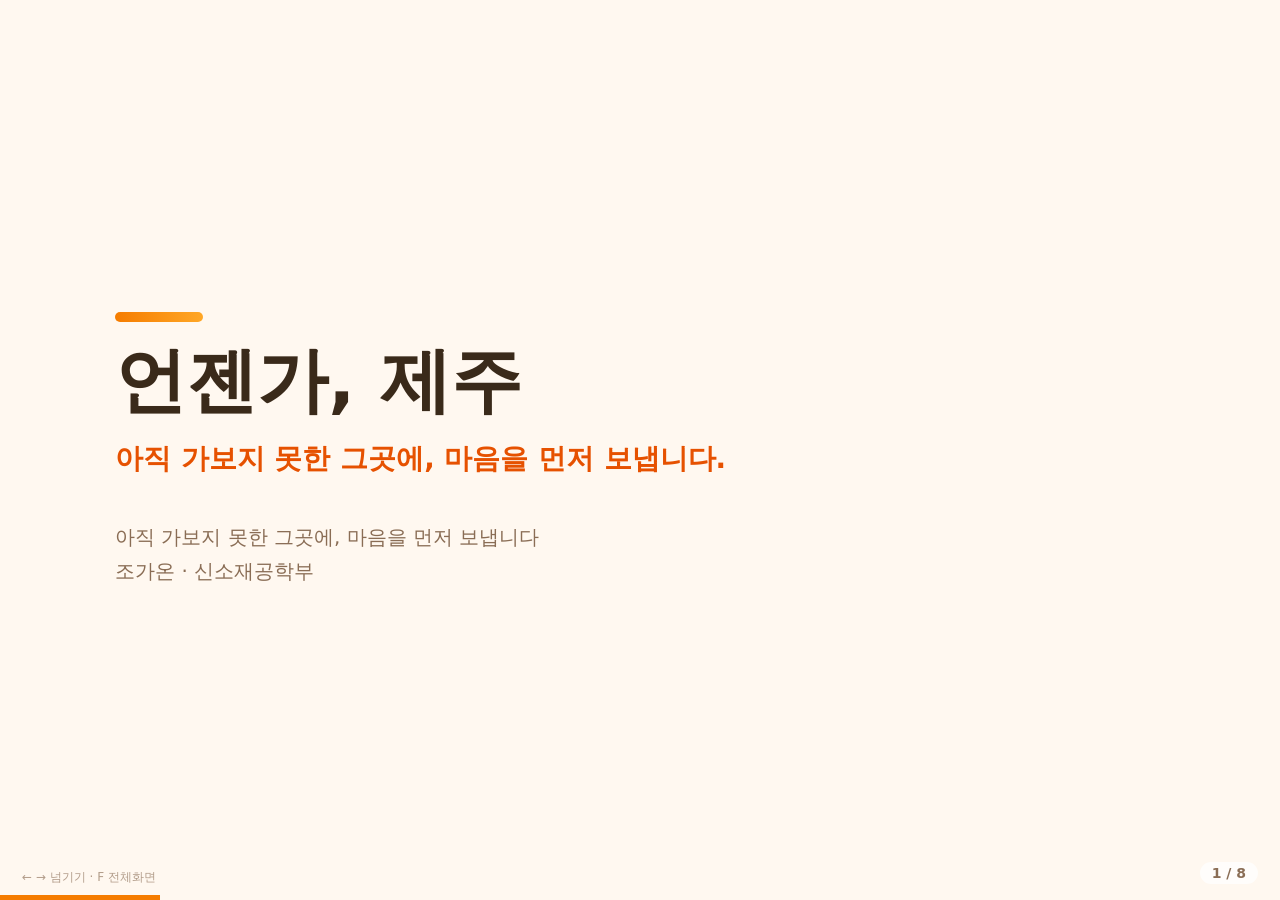
<file: pre.html>
<!DOCTYPE html>
<!--
  언젠가, 제주 — 발표 슬라이드 (시작 → 지도 → 상세)
  · 브라우저에서 열면 전체 화면 슬라이드
  · ← / → (또는 Space) 넘김, F 전체화면, Home/End 처음·끝
  · SLIDES 배열만 고치면 됩니다. (엔진 코드는 건드릴 필요 없음)
-->
<html lang="ko">
<head>
<meta charset="UTF-8" />
<meta name="viewport" content="width=device-width, initial-scale=1.0" />
<title>언젠가, 제주 — 감귤나무에 열리는 소원</title>
<style>
  :root {
    --bg:        #fff8f0;
    --surface:   #ffffff;
    --primary:   #f57c00;
    --primary-d: #e65100;
    --primary-l: #ffb74d;
    --accent:    #ffa726;
    --ink:       #3a2a1a;
    --ink-soft:  #8a6d55;
    --grid:      #f0e0d0;
  }

  * { box-sizing: border-box; margin: 0; padding: 0; }
  html, body { height: 100%; overflow: hidden; }
  body {
    font-family: "Pretendard", "Apple SD Gothic Neo", "Malgun Gothic",
                 system-ui, -apple-system, sans-serif;
    background: #241a12;
    color: var(--ink);
  }

  #stage {
    position: fixed;
    inset: 0;
    display: flex;
    align-items: center;
    justify-content: center;
  }
  .slide {
    position: absolute;
    width: 100vw;
    height: 100vh;
    background: var(--bg);
    display: none;
    flex-direction: column;
    justify-content: center;
    padding: 7vh 9vw;
    font-size: clamp(16px, 2.2vh, 30px);
    animation: slideIn 0.45s cubic-bezier(0.22, 1, 0.36, 1);
  }
  .slide.active { display: flex; }
  @keyframes slideIn {
    from { opacity: 0; transform: translateX(28px); }
    to   { opacity: 1; transform: translateX(0); }
  }

  .slide::before {
    content: "";
    position: absolute;
    top: 0; left: 0;
    width: 100%; height: 8px;
    background: linear-gradient(90deg, var(--primary) 0%, var(--accent) 100%);
  }
  .slide.cover::before, .slide.closing::before { display: none; }

  .kicker {
    font-size: 0.85em;
    font-weight: 700;
    letter-spacing: 0.08em;
    color: var(--primary-d);
    text-transform: uppercase;
    margin-bottom: 0.6em;
  }
  .headline {
    font-size: 2.4em;
    font-weight: 800;
    line-height: 1.25;
    color: var(--ink);
    word-break: keep-all;
    max-width: 20em;
  }
  .headline .hl { color: var(--primary-d); }
  .body {
    margin-top: 0.9em;
    font-size: 1.15em;
    line-height: 1.6;
    color: var(--ink-soft);
    max-width: 34em;
    word-break: keep-all;
  }
  .body strong { color: var(--primary-d); font-weight: 700; }

  .cover { align-items: flex-start; justify-content: center; }
  .cover .bar {
    width: 88px; height: 10px; border-radius: 6px;
    background: linear-gradient(90deg, var(--primary), var(--accent));
    margin-bottom: 0.9em;
  }
  .cover .title {
    font-size: 3.6em; font-weight: 900; line-height: 1.14;
    color: var(--ink); word-break: keep-all; max-width: 16em;
  }
  .cover .subtitle {
    margin-top: 0.7em; font-size: 1.4em; color: var(--primary-d); font-weight: 600;
  }
  .cover .meta {
    margin-top: 2.2em; font-size: 1em; color: var(--ink-soft); line-height: 1.7;
  }

  .toc .headline { margin-bottom: 0.8em; }
  .toc ol { list-style: none; counter-reset: toc; max-width: 26em; }
  .toc li {
    counter-increment: toc;
    display: flex; align-items: center; gap: 0.8em;
    font-size: 1.4em; font-weight: 600; color: var(--ink);
    padding: 0.5em 0;
    border-bottom: 1.5px dashed var(--grid);
  }
  .toc li::before {
    content: counter(toc, decimal-leading-zero);
    font-size: 0.9em; font-weight: 800; color: var(--primary);
    background: #fff2e2; border-radius: 8px;
    padding: 0.15em 0.5em; min-width: 2.2em; text-align: center;
  }

  .content.has-chart .inner {
    display: grid;
    grid-template-columns: 1fr 1.15fr;
    gap: 5%;
    align-items: center;
  }
  .chart-wrap {
    background: var(--surface);
    border-radius: 20px;
    padding: 1.6em 1.6em 1.2em;
    box-shadow: 0 18px 40px rgba(230, 81, 0, 0.12);
  }
  .chart-title {
    font-size: 1em; font-weight: 700; color: var(--ink);
    margin-bottom: 0.2em;
  }
  .chart-unit { font-size: 0.8em; color: var(--ink-soft); margin-bottom: 0.8em; }
  svg.chart { width: 100%; height: auto; display: block; overflow: visible; }

  .closing {
    align-items: center; text-align: center;
    background: linear-gradient(135deg, var(--primary) 0%, var(--primary-d) 100%);
    color: #fff;
  }
  .closing .big { font-size: 3em; font-weight: 900; line-height: 1.2; word-break: keep-all; }
  .closing .sub { margin-top: 0.6em; font-size: 1.4em; opacity: 0.92; }
  .closing .thanks { margin-top: 1.6em; font-size: 1.1em; opacity: 0.8; }

  #progress {
    position: fixed; bottom: 0; left: 0; height: 5px;
    background: var(--primary); z-index: 30;
    transition: width 0.35s ease;
  }
  #pageno {
    position: fixed; bottom: 16px; right: 22px; z-index: 30;
    font-size: 14px; font-weight: 700; color: var(--ink-soft);
    background: rgba(255,255,255,0.7); border-radius: 999px;
    padding: 3px 12px;
  }
  #hint {
    position: fixed; bottom: 14px; left: 22px; z-index: 30;
    font-size: 12px; color: var(--ink-soft); opacity: 0.65;
  }
</style>
</head>
<body>

<div id="stage"></div>
<div id="progress"></div>
<div id="pageno"></div>
<div id="hint">← → 넘기기 · F 전체화면</div>

<script>
/* ============================================================
   ★ 슬라이드 내용 (SLIDES 배열) ★
   ============================================================ */
const SLIDES = [
  {
    type: "cover",
    title: "언젠가, 제주",
    subtitle: "아직 가보지 못한 그곳에, 마음을 먼저 보냅니다.",
    meta: "아직 가보지 못한 그곳에, 마음을 먼저 보냅니다<br>조가온 · 신소재공학부",
  },
  {
    type: "toc",
    headline: "목차",
    items: [
      "이 웹사이트는 무엇인가",
      "지도 페이지 — 소원이 지역에 쌓이다",
      "상세 페이지 — 한 지역의 소원을 보다",
      "어떻게 만들었나 · 마무리",
    ],
  },
  {
    type: "content",
    kicker: "한 줄 소개",
    headline: "한 줄의 소원이 감귤 하나로 <span class=\"hl\">톡</span> 열립니다",
    body: "방문자가 <strong>“언젠가 제주에 가면 하고 싶은 일”</strong>을 한 줄 남기면 감귤이 하나 맺힙니다. 사람이 많아질수록 페이지가 감귤로 가득 차요.",
  },
  {
    type: "content",
    kicker: "지도 페이지",
    headline: "남긴 소원이 <span class=\"hl\">지역별로</span> 쌓여 지도가 됩니다",
    body: "지역을 누르면 그곳에 맺힌 소원 개수가 숫자로 보입니다. 상단 스위치로 <strong>소원 지도 ↔ 맛집 지도</strong>를 전환할 수 있어요.",
    chart: {
      type: "bar",
      title: "지역별 소원 개수 (예시)",
      data: [
        { label: "애월", value: 12 },
        { label: "제주시", value: 9 },
        { label: "서귀포", value: 7 },
        { label: "성산", value: 6 },
        { label: "중문", value: 4 },
      ],
    },
  },
  {
    type: "content",
    kicker: "지도 페이지 · 맛집 모드",
    headline: "네이버·인스타에서 유명한 <span class=\"hl\">맛집 21곳</span>이 미리 담겨 있어요",
    body: "한식·중식·일식·양식에 제주 특화 <strong>흑돼지·횟집·갈치집</strong>까지. 방문자가 직접 맛집을 추가하면 지역별로 함께 쌓입니다.",
    chart: {
      type: "bar",
      title: "기본 맛집 카테고리 구성 (예시)",
      unit: "단위: 곳 · 실제 값으로 교체하세요",
      data: [
        { label: "흑돼지", value: 6 },
        { label: "횟집", value: 5 },
        { label: "한식", value: 4 },
        { label: "갈치집", value: 3 },
        { label: "카페", value: 3 },
      ],
    },
  },
  {
    type: "content",
    kicker: "상세 페이지",
    headline: "한 지역에 들어가면 <span class=\"hl\">감귤</span>로 소원이 맺힙니다",
    body: "지역마다 그곳 테마의 배경 일러스트가 깔리고(협재 바다·성산일출봉 등), 감귤을 클릭하면 <strong>‘나이 · MBTI + 소원 내용’</strong> 카드가 떠요. 내 MBTI로 같은 유형만 반짝 강조할 수도 있어요.",
  },
  {
    type: "content",
    kicker: "추후의 확장 및 방향성",
    headline: "다음은 <span class=\"hl\">반응을 주고받는</span> 공간으로",
    body: "지금은 소원과 맛집을 남기는 데서 끝나요. 앞으로는 <strong>좋아요</strong>와 <strong>댓글</strong>을 더해, 누군가 추천해준 소원·맛집에 “나도 가보고 싶어요”처럼 반응을 달 수 있게 만들 계획입니다. 혼자 남기는 기록에서 <strong>함께 공감하는 지도</strong>로 넓혀갑니다.",
  },
  {
    type: "closing",
    big: "언젠가, 제주",
    sub: "마음을 먼저 보내는 곳 🍊",
    thanks: "제주대 · 감사합니다",
  },
];

/* ============================================================
   ↓↓↓ 슬라이드 엔진 — 고칠 필요 없음 ↓↓↓
   ============================================================ */
const stage = document.getElementById("stage");
const progress = document.getElementById("progress");
const pageno = document.getElementById("pageno");
let current = 0;

function barChart(chart) {
  const W = 460, H = 300, padL = 44, padR = 16, padT = 16, padB = 46;
  const data = chart.data;
  const max = Math.max(...data.map(d => d.value)) * 1.15 || 1;
  const iw = W - padL - padR, ih = H - padT - padB;
  const bw = iw / data.length * 0.55;
  const gap = iw / data.length;

  let g = "";
  for (let i = 0; i <= 4; i++) {
    const y = padT + ih - (ih * i / 4);
    const val = Math.round(max * i / 4);
    g += `<line x1="${padL}" y1="${y}" x2="${W - padR}" y2="${y}" stroke="var(--grid)" stroke-width="1"/>`;
    g += `<text x="${padL - 8}" y="${y + 4}" text-anchor="end" font-size="12" fill="var(--ink-soft)">${val}</text>`;
  }
  data.forEach((d, i) => {
    const x = padL + gap * i + (gap - bw) / 2;
    const h = ih * (d.value / max);
    const y = padT + ih - h;
    g += `<rect x="${x}" y="${y}" width="${bw}" height="${h}" rx="6"
            fill="var(--primary)"><animate attributeName="height" from="0" to="${h}" dur="0.6s" fill="freeze"/>
            <animate attributeName="y" from="${padT + ih}" to="${y}" dur="0.6s" fill="freeze"/></rect>`;
    g += `<text x="${x + bw/2}" y="${y - 8}" text-anchor="middle" font-size="14" font-weight="800" fill="var(--primary-d)">${d.value}</text>`;
    g += `<text x="${x + bw/2}" y="${H - padB + 22}" text-anchor="middle" font-size="13" fill="var(--ink)">${d.label}</text>`;
  });
  return `<svg class="chart" viewBox="0 0 ${W} ${H}" xmlns="http://www.w3.org/2000/svg">${g}</svg>`;
}

function lineChart(chart) {
  const W = 460, H = 300, padL = 44, padR = 20, padT = 20, padB = 46;
  const data = chart.data;
  const max = Math.max(...data.map(d => d.value)) * 1.15 || 1;
  const iw = W - padL - padR, ih = H - padT - padB;
  const px = i => padL + (iw * i / (data.length - 1 || 1));
  const py = v => padT + ih - (ih * v / max);

  let g = "";
  for (let i = 0; i <= 4; i++) {
    const y = padT + ih - (ih * i / 4);
    const val = Math.round(max * i / 4);
    g += `<line x1="${padL}" y1="${y}" x2="${W - padR}" y2="${y}" stroke="var(--grid)" stroke-width="1"/>`;
    g += `<text x="${padL - 8}" y="${y + 4}" text-anchor="end" font-size="12" fill="var(--ink-soft)">${val}</text>`;
  }
  let area = `M ${px(0)} ${py(data[0].value)}`;
  data.forEach((d, i) => { area += ` L ${px(i)} ${py(d.value)}`; });
  area += ` L ${px(data.length-1)} ${padT+ih} L ${px(0)} ${padT+ih} Z`;
  g += `<path d="${area}" fill="var(--primary)" opacity="0.12"/>`;
  let line = "";
  data.forEach((d, i) => { line += (i ? " L " : "M ") + px(i) + " " + py(d.value); });
  g += `<path d="${line}" fill="none" stroke="var(--primary)" stroke-width="3.5" stroke-linecap="round" stroke-linejoin="round"/>`;
  data.forEach((d, i) => {
    g += `<circle cx="${px(i)}" cy="${py(d.value)}" r="5.5" fill="#fff" stroke="var(--primary-d)" stroke-width="3"/>`;
    g += `<text x="${px(i)}" y="${py(d.value) - 14}" text-anchor="middle" font-size="13" font-weight="800" fill="var(--primary-d)">${d.value}</text>`;
    g += `<text x="${px(i)}" y="${H - padB + 22}" text-anchor="middle" font-size="13" fill="var(--ink)">${d.label}</text>`;
  });
  return `<svg class="chart" viewBox="0 0 ${W} ${H}" xmlns="http://www.w3.org/2000/svg">${g}</svg>`;
}

function renderChart(chart) {
  const svg = chart.type === "line" ? lineChart(chart) : barChart(chart);
  return `<div class="chart-wrap">
            <div class="chart-title">${chart.title || ""}</div>
            <div class="chart-unit">${chart.unit || ""}</div>
            ${svg}
          </div>`;
}

function buildSlide(s) {
  if (s.type === "cover") {
    return `<section class="slide cover">
      <div class="bar"></div>
      <div class="title">${s.title || ""}</div>
      ${s.subtitle ? `<div class="subtitle">${s.subtitle}</div>` : ""}
      ${s.meta ? `<div class="meta">${s.meta}</div>` : ""}
    </section>`;
  }
  if (s.type === "toc") {
    const lis = (s.items || []).map(t => `<li>${t}</li>`).join("");
    return `<section class="slide toc">
      <div class="headline">${s.headline || "목차"}</div>
      <ol>${lis}</ol>
    </section>`;
  }
  if (s.type === "closing") {
    return `<section class="slide closing">
      <div class="big">${s.big || "감사합니다"}</div>
      ${s.sub ? `<div class="sub">${s.sub}</div>` : ""}
      ${s.thanks ? `<div class="thanks">${s.thanks}</div>` : ""}
    </section>`;
  }
  const hasChart = !!s.chart;
  const textBlock = `<div class="text">
      ${s.kicker ? `<div class="kicker">${s.kicker}</div>` : ""}
      <div class="headline">${s.headline || ""}</div>
      ${s.body ? `<div class="body">${s.body}</div>` : ""}
    </div>`;
  const inner = hasChart
    ? `<div class="inner">${textBlock}${renderChart(s.chart)}</div>`
    : `<div class="inner">${textBlock}</div>`;
  return `<section class="slide content ${hasChart ? "has-chart" : ""}">${inner}</section>`;
}

function render() {
  stage.innerHTML = SLIDES.map(buildSlide).join("");
  show(0);
}

function show(i) {
  const slides = stage.querySelectorAll(".slide");
  current = Math.max(0, Math.min(i, slides.length - 1));
  slides.forEach((el, idx) => el.classList.toggle("active", idx === current));
  progress.style.width = ((current + 1) / slides.length * 100) + "%";
  pageno.textContent = (current + 1) + " / " + slides.length;
  const isClosing = slides[current].classList.contains("closing");
  pageno.style.color = isClosing ? "#fff" : "";
  pageno.style.background = isClosing ? "rgba(255,255,255,0.18)" : "";
}

function next() { show(current + 1); }
function prev() { show(current - 1); }

document.addEventListener("keydown", (e) => {
  switch (e.key) {
    case "ArrowRight": case " ": case "PageDown": next(); e.preventDefault(); break;
    case "ArrowLeft":  case "PageUp":            prev(); e.preventDefault(); break;
    case "Home": show(0); break;
    case "End":  show(SLIDES.length - 1); break;
    case "f": case "F":
      if (!document.fullscreenElement) document.documentElement.requestFullscreen();
      else document.exitFullscreen();
      break;
  }
});

document.addEventListener("click", (e) => {
  if (e.clientX > window.innerWidth * 0.55) next();
  else if (e.clientX < window.innerWidth * 0.45) prev();
});

render();
</script>
</body>
</html>
</file>
